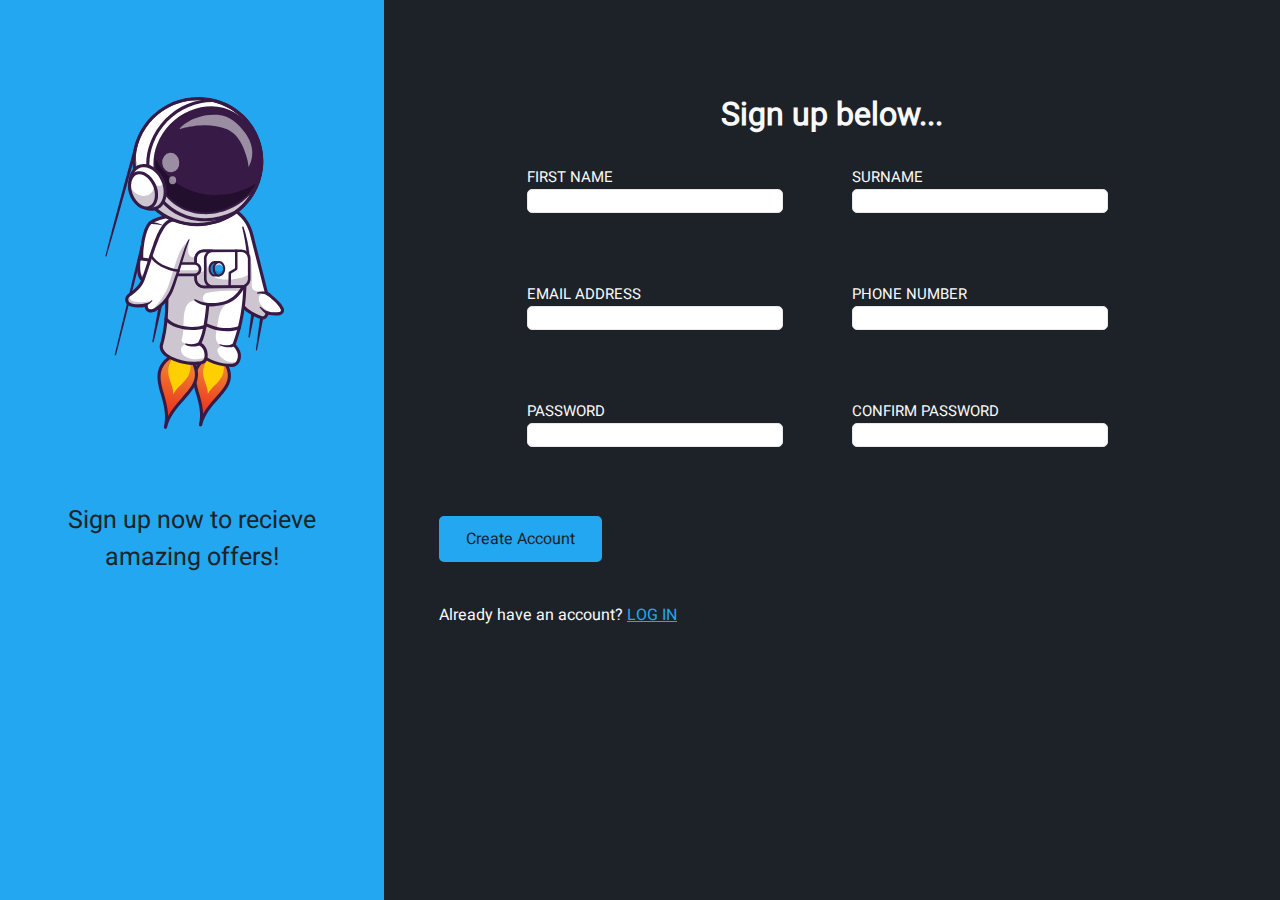
<file: index.html>
<!DOCTYPE html>
<html lang="en">
<head>
    <meta charset="UTF-8">
    <meta name="viewport" content="width=device-width, initial-scale=1.0">
    <title>Sign-up</title>
    <link rel="stylesheet" href="./styles.css">
    <link rel="stylesheet" href="./static/Ubuntu-Regular.ttf">
    <script src="./script.js" defer></script>
    <link rel="icon" type="image/x-icon" href="./static/planet.svg">
</head>
<body id="index-body">
    <div id="graphics-section">
        <div id="img-container">
            <img src="./static/flying-astronaut.svg" alt="Flyling astronaut cartoon">
        </div>
        <div>
            <p>Sign up now to recieve amazing offers!</p>
        </div>
    </div>

    <div id="form-section">
        <h1>Sign up below...</h1>
        <form action="./success.html" id="form">
            <div class="input-container">
                <label for="name">First name</label>
                <input type="text" id="name" name="first-name" pattern="[A-Za-z]+" minlength="2" maxlength="30" required autocomplete="given-name">
                <p class="error-message"> </p>
            </div>
            <div class="input-container">
                <label for="surname">Surname</label>
                <input type="text" id="surname" name="surname" pattern="[A-Za-z]+" minlength="2" maxlength="30" required autocomplete="family-name">
                <p class="error-message"> </p>
            </div>
            <div class="input-container">
                <label for="email">Email address</label>
                <input type="email" id="email" name="email" autocomplete="email" required>
                <p class="error-message"></p>
            </div>
            <div class="input-container">
                <label for="phone">Phone number</label>
                <input type="tel" id="phone" name="phone" autocomplete="tel" pattern="\d{11}" required>
                <p class="error-message"></p>
            </div>
            <div class="input-container">
                <label for="password">Password</label>
                <input type="password" id="password" name="password" minlength="8" maxlength="64" pattern="\W{8}+" required>
                <p class="error-message"></p>
            </div>
            <div class="input-container">
                <label for="password-confirmation">Confirm password</label>
                <input type="password" id="confirm-password" name="confirm-password" minlength="8" maxlength="64" pattern="\W{8}+" required>
                <p class="error-message"></p>
            </div>
        </form>

        <div>
            <button type="submit" form="form">Create Account</button>
        </div>

        <div id="login-text">
            <p>Already have an account? <a href="#">LOG IN</a> </p>
        </div>
    </div>
</body>
</html>
</file>
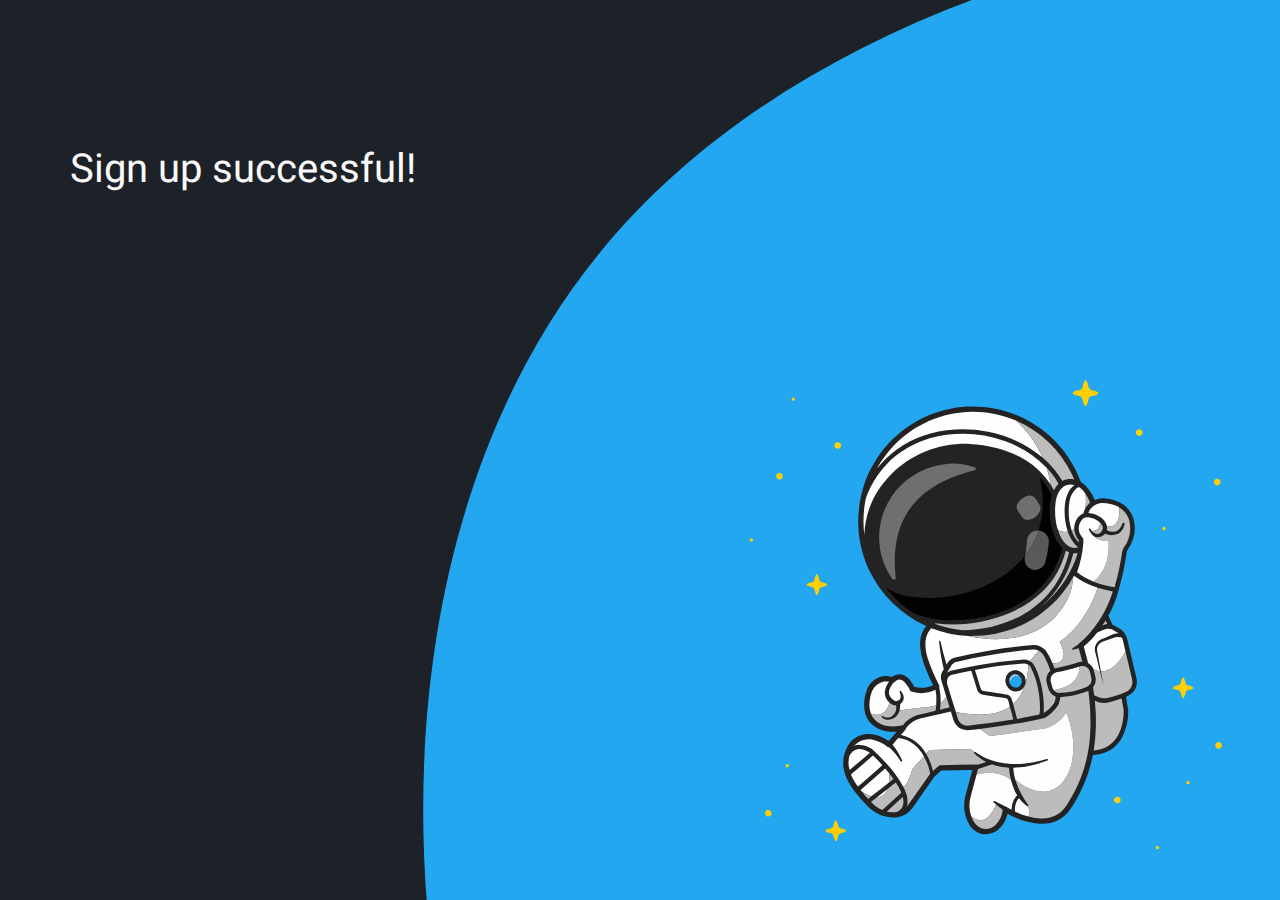
<file: success.html>
<!DOCTYPE html>
<html lang="en">
<head>
    <meta charset="UTF-8">
    <meta name="viewport" content="width=device-width, initial-scale=1.0">
    <title>Sign-up successful</title>
    <link rel="stylesheet" href="./styles.css">
    <link rel="stylesheet" href="./static/Ubuntu-Regular.ttf">
    <link rel="icon" type="image/x-icon" href="./static/planet.svg">
</head>
<body id="success-body">
    <div id="success-text">
        <p>Sign up successful!</p>
    </div>
</body>
</html>
</file>
<file: styles.css>
*{
    font-family: "Heebo-Regular", "Ubuntu", "monospace";
}

:root{
    --blue: #22A7F0;
    --dark: #1D2228;
    --light: #F9F9F9;
    --red: #ff3f3f;
}

@font-face {
    font-family: "Heebo-Regular";
    src: url("./static/Heebo-Regular.ttf");
}

@font-face {
    font-family: "Heebo-Light";
    src: url("./static/Heebo-Light.ttf");
}

@font-face {
    font-family: "Ubuntu";
    src: url("./static/Ubuntu-Regular.ttf");
}

/* INDEX.HTML STYLES */

#index-body{
    height: 100vh;
    margin: 0;
}

@media screen and (min-width: 768px){
    #index-body{
        overflow: hidden;
    }
}

#graphics-section{
    display: none;
}

@media screen and (min-width: 992px) {
    #index-body{
        display: grid;
        column-gap: 0px;
        grid-template-columns: 30vw 70vw;
    }

    #graphics-section{
        display: block;
        background-color: var(--blue);
    }
    
    #graphics-section #img-container{
        text-align: center;
        padding: 30px 10px 10px;
    }
    
    #graphics-section #img-container img{
        height: 400px;
    }
    
    #graphics-section div p{
        text-align: center;
        font-size: 25px;
        color: var(--dark);
    }
}

#index-body #graphics-section, #index-body #form-section{
    padding: 30px;
}

#form-section{
    background-color: var(--dark);
    color: var(--light);
}

#form-section h1{
    text-align: center;
    padding-top: 40px;
}

#form-section form{
    display: grid;
    grid-template-columns: auto;
    width: max-content;
    margin: auto;
}

@media screen and (min-width: 768px){
    #form-section form{
        grid-template-columns: 50% 50%;
        row-gap: 20px;
        width: 650px;
        margin: auto;
    }
}

#form-section form .input-container{
    padding: 5px 20px;
}

#form-section form .input-container label{
    font-size: 15px;
    text-transform: uppercase;
}

#form-section form .input-container input{
    display: block;
    width: 250px;
    border-radius: 5px;
    border: 1px solid #E5E7EB;
}

@media screen and (min-width: 600px){
    #form-section form .input-container input{
        width: 450px;
    }
}

@media screen and (min-width: 768px){
    #form-section form .input-container input{
        width: 250px;
    }
}

#form-section form .input-container input:focus{
    border: 1px solid var(--blue);
    outline: none;
}

#form-section form .input-container .error-message{
    font-size: 12px;
    height: 15px;
}

#form-section form .input-container input:invalid+.error-message{
    color: var(--red);
}

#form-section button{
    background-color: var(--blue);
    background-image: linear-gradient(to right, white 50%, var(--blue) 50%);
    background-size: 200%;
    background-position: right;
    transition: background-position 0.5s, color 0.5s;
    margin: 25px;
    border-radius: 5px;
    border: solid var(--blue);
    color: var(--dark);
    padding: 8px 24px;
    font-size: 16px;
}

#form-section button:hover{
    background-position: left;
    color: var(--blue);
}

#form-section #login-text p{
    margin: 16px 25px;
}

#form-section #login-text p a{
    color: var(--blue);
}

/* SUCCESS.HTML STYLES */
#success-body{
    background-color: var(--dark);
    background-image: url(./static/success-astronaut.svg), url(./static/blob.svg);
    background-repeat: no-repeat;
    background-size: 450px, cover;
    background-position: right 50% bottom 50%, left 0px top 0px;
    height: 100vh;
    overflow: hidden;
    margin: 0;
}

@media screen and (min-width: 600px){
    #success-body{
        background-size: 600px, cover;
        background-position: right -10px bottom -20px, left 0px top 0px;
    }
}

#success-body #success-text{
    padding: 10px 50px;
}

@media screen and (min-width: 992px){
    #success-body #success-text{
        padding: 100px 70px;
    }
}


#success-body #success-text p{
    color: var(--light);
    font-size: 40px;
}
</file>
